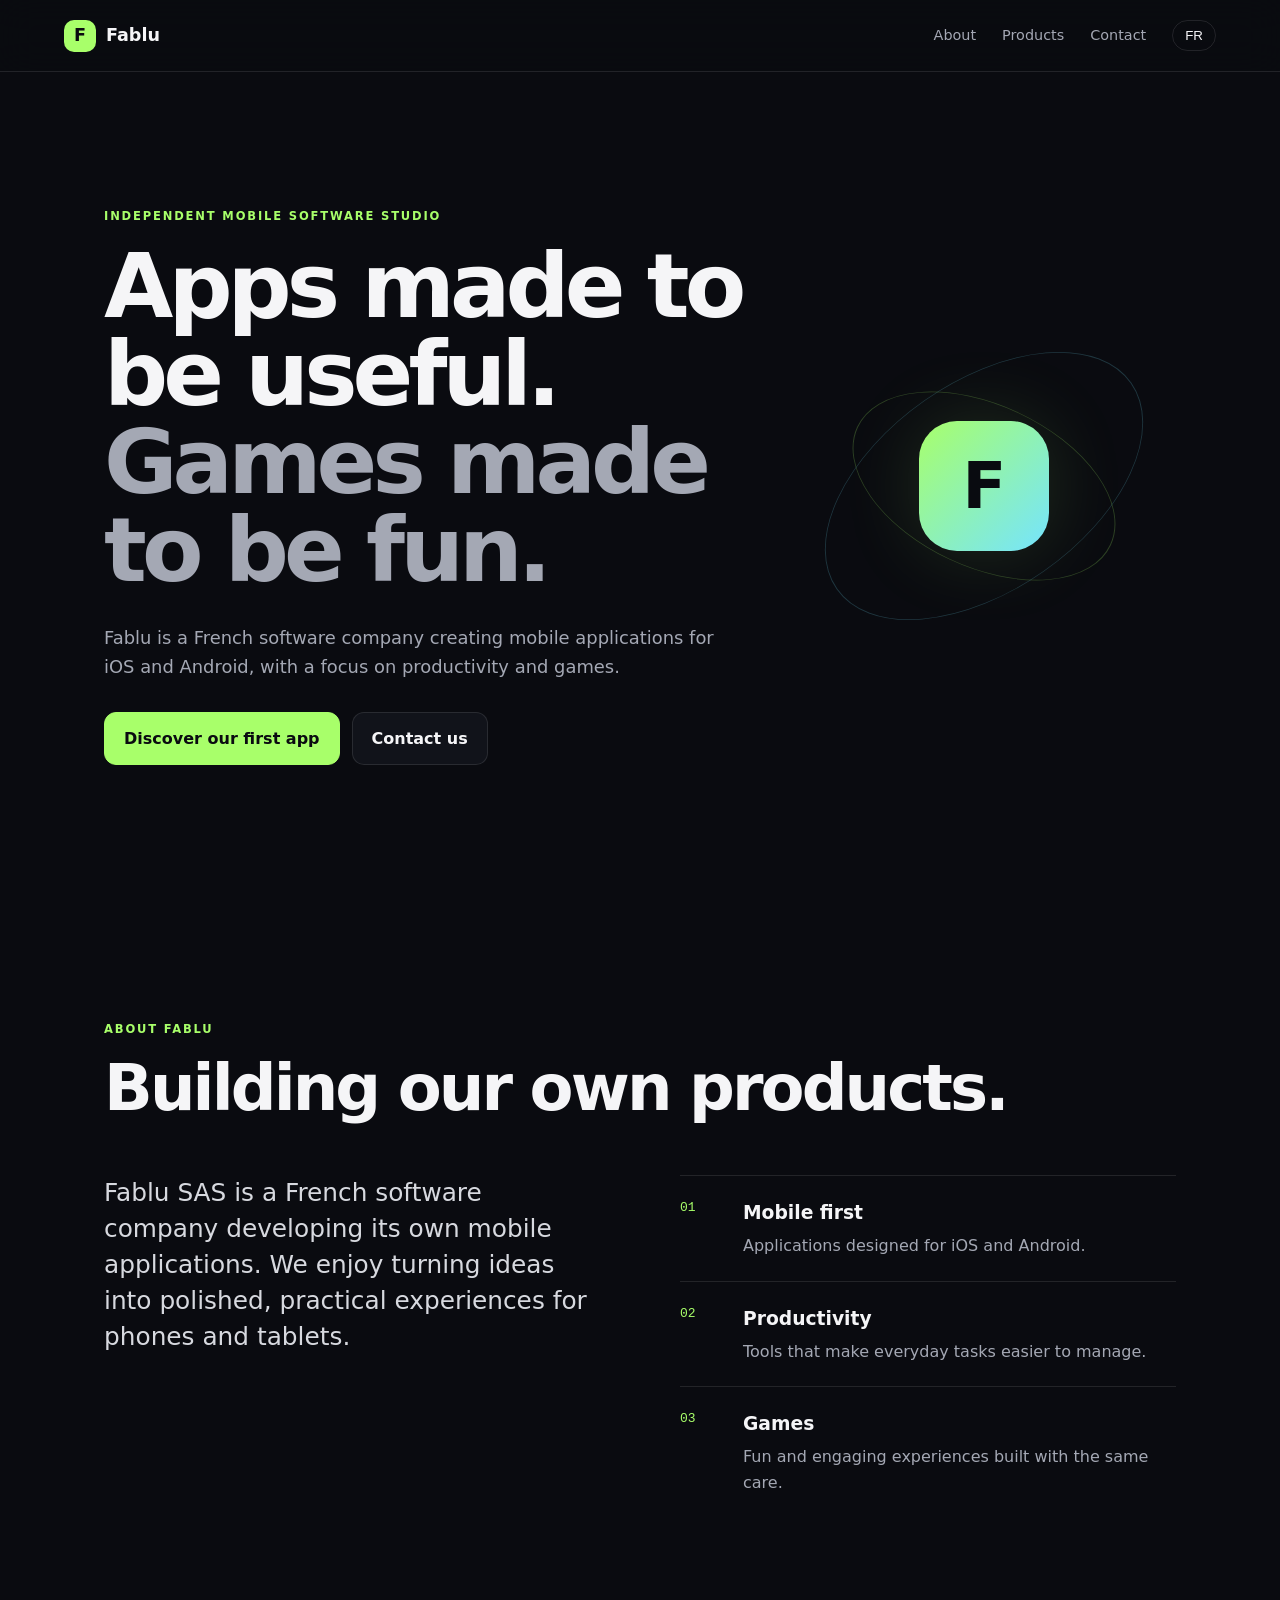
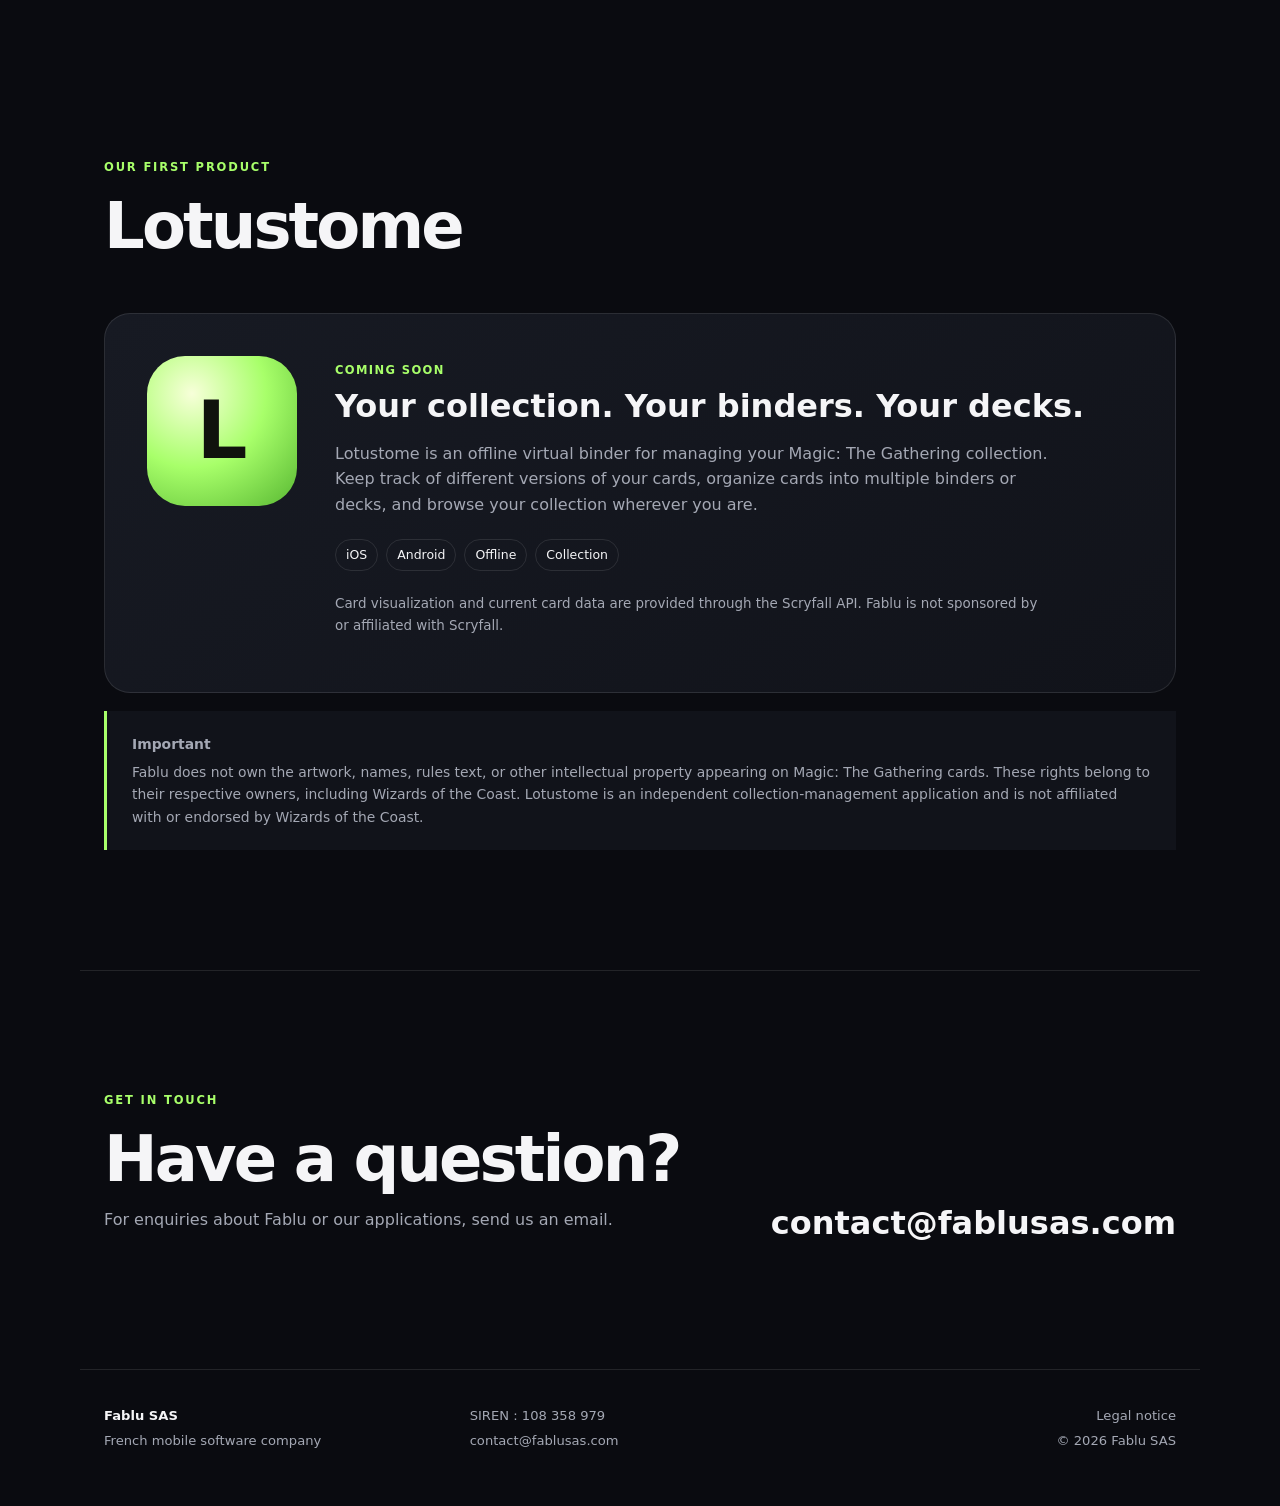
<file: index.html>
<!DOCTYPE html>
<html lang="en">
<head>
  <meta charset="UTF-8">
  <meta name="viewport" content="width=device-width, initial-scale=1.0">
  <meta name="description" content="Fablu SAS — Mobile applications for productivity and games.">
  <title>Fablu — Mobile applications</title>
  <link rel="stylesheet" href="style.css">
</head>
<body>
  <header class="site-header">
    <a class="brand" href="#home" aria-label="Fablu home">
      <span class="brand-mark">F</span>
      <span>Fablu</span>
    </a>
    <nav>
      <a href="#about" data-i18n="nav.about">About</a>
      <a href="#products" data-i18n="nav.products">Products</a>
      <a href="#contact" data-i18n="nav.contact">Contact</a>
      <button id="language-toggle" class="lang-button" type="button">FR</button>
    </nav>
  </header>

  <main>
    <section id="home" class="hero">
      <div class="hero-content">
        <p class="eyebrow" data-i18n="hero.eyebrow">Independent mobile software studio</p>
        <h1 data-i18n="hero.title">Apps made to be useful.<br><span>Games made to be fun.</span></h1>
        <p class="hero-text" data-i18n="hero.text">
          Fablu is a French software company creating mobile applications for iOS and Android,
          with a focus on productivity and games.
        </p>
        <div class="hero-actions">
          <a class="button primary" href="#products" data-i18n="hero.button">Discover our first app</a>
          <a class="button secondary" href="#contact" data-i18n="hero.contact">Contact us</a>
        </div>
      </div>
      <div class="hero-orbit" aria-hidden="true">
        <div class="orbit orbit-1"></div>
        <div class="orbit orbit-2"></div>
        <div class="orbit-core">F</div>
      </div>
    </section>

    <section id="about" class="section">
      <div class="section-heading">
        <p class="eyebrow" data-i18n="about.eyebrow">About Fablu</p>
        <h2 data-i18n="about.title">Building our own products.</h2>
      </div>
      <div class="about-grid">
        <p class="large-copy" data-i18n="about.copy">
          Fablu SAS is a French software company developing its own mobile applications.
          We enjoy turning ideas into polished, practical experiences for phones and tablets.
        </p>
        <div class="feature-list">
          <div class="feature">
            <span>01</span>
            <div>
              <h3 data-i18n="about.f1.title">Mobile first</h3>
              <p data-i18n="about.f1.text">Applications designed for iOS and Android.</p>
            </div>
          </div>
          <div class="feature">
            <span>02</span>
            <div>
              <h3 data-i18n="about.f2.title">Productivity</h3>
              <p data-i18n="about.f2.text">Tools that make everyday tasks easier to manage.</p>
            </div>
          </div>
          <div class="feature">
            <span>03</span>
            <div>
              <h3 data-i18n="about.f3.title">Games</h3>
              <p data-i18n="about.f3.text">Fun and engaging experiences built with the same care.</p>
            </div>
          </div>
        </div>
      </div>
    </section>

    <section id="products" class="section products-section">
      <div class="section-heading">
        <p class="eyebrow" data-i18n="products.eyebrow">Our first product</p>
        <h2>Lotustome</h2>
      </div>

      <article class="product-card">
        <div class="product-icon">L</div>
        <div class="product-content">
          <div class="product-status" data-i18n="products.status">Coming soon</div>
          <h3 data-i18n="products.title">Your collection. Your binders. Your decks.</h3>
          <p data-i18n="products.description">
            Lotustome is an offline virtual binder for managing your Magic: The Gathering collection.
            Keep track of different versions of your cards, organize cards into multiple binders or decks,
            and browse your collection wherever you are.
          </p>
          <div class="tags">
            <span>iOS</span><span>Android</span><span>Offline</span><span>Collection</span>
          </div>
          <p class="product-note" data-i18n="products.scryfall">
            Card visualization and current card data are provided through the Scryfall API.
            Fablu is not sponsored by or affiliated with Scryfall.
          </p>
        </div>
      </article>

      <div class="disclaimer">
        <strong data-i18n="products.disclaimer.title">Important</strong>
        <p data-i18n="products.disclaimer.text">
          Fablu does not own the artwork, names, rules text, or other intellectual property appearing
          on Magic: The Gathering cards. These rights belong to their respective owners, including Wizards of the Coast.
          Lotustome is an independent collection-management application and is not affiliated with or endorsed by Wizards of the Coast.
        </p>
      </div>
    </section>

    <section id="contact" class="section contact-section">
      <div>
        <p class="eyebrow" data-i18n="contact.eyebrow">Get in touch</p>
        <h2 data-i18n="contact.title">Have a question?</h2>
        <p data-i18n="contact.text">For enquiries about Fablu or our applications, send us an email.</p>
      </div>
      <a class="email-link" href="mailto:contact@fablusas.com">contact@fablusas.com</a>
    </section>
  </main>

  <footer>
    <div>
      <strong>Fablu SAS</strong>
      <span data-i18n="footer.description">French mobile software company</span>
    </div>
    <div>
      <span>SIREN : 108 358 979</span>
      <a href="mailto:contact@fablusas.com">contact@fablusas.com</a>
    </div>
    <div class="footer-legal">
      <a href="mentions-legales.html" data-i18n="footer.legal">Legal notice</a>
      <span>© <span id="year"></span> Fablu SAS</span>
    </div>
  </footer>

  <script src="script.js"></script>
</body>
</html>
</file>
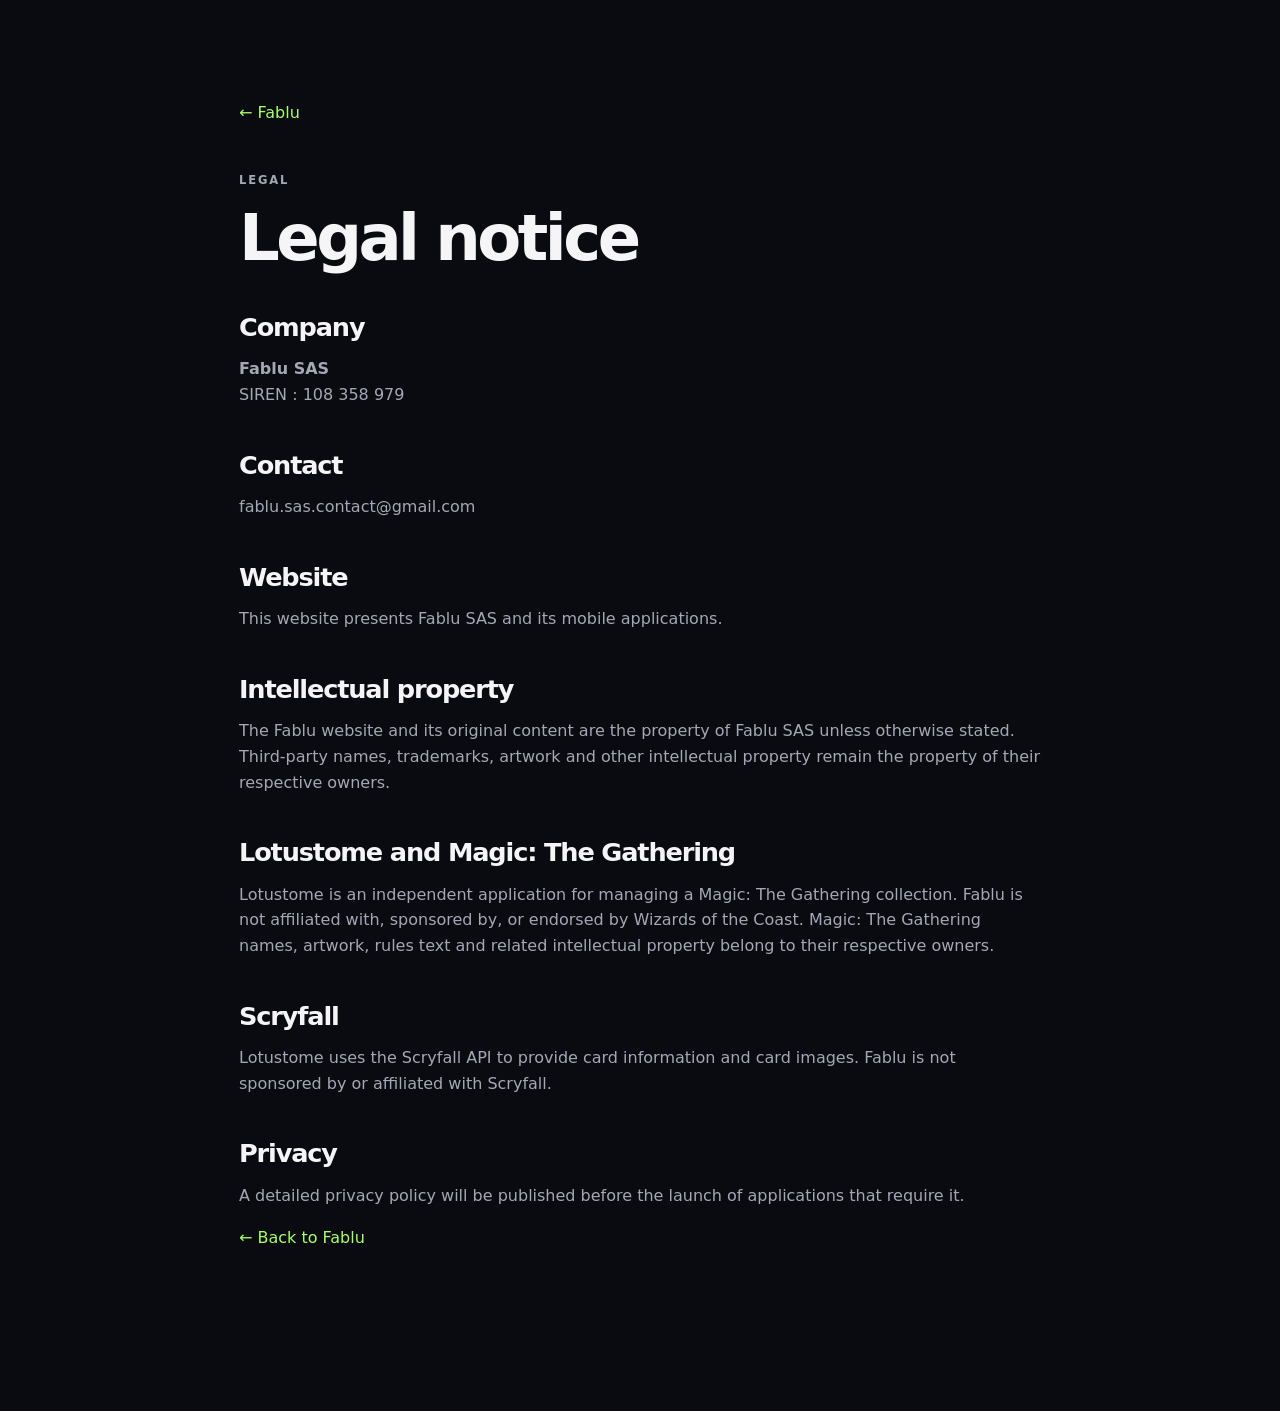
<file: mentions-legales.html>
<!DOCTYPE html>
<html lang="en">
<head>
  <meta charset="UTF-8">
  <meta name="viewport" content="width=device-width, initial-scale=1.0">
  <title>Fablu — Legal notice</title>
  <link rel="stylesheet" href="style.css">
</head>
<body>
  <main class="legal-page">
    <a class="back" href="index.html">← Fablu</a>
    <p class="eyebrow">Legal</p>
    <h1>Legal notice</h1>

    <h2>Company</h2>
    <p><strong>Fablu SAS</strong><br>SIREN : 108 358 979</p>

    <h2>Contact</h2>
    <p><a href="mailto:fablu.sas.contact@gmail.com">fablu.sas.contact@gmail.com</a></p>

    <h2>Website</h2>
    <p>This website presents Fablu SAS and its mobile applications.</p>

    <h2>Intellectual property</h2>
    <p>
      The Fablu website and its original content are the property of Fablu SAS unless otherwise stated.
      Third-party names, trademarks, artwork and other intellectual property remain the property of their respective owners.
    </p>

    <h2>Lotustome and Magic: The Gathering</h2>
    <p>
      Lotustome is an independent application for managing a Magic: The Gathering collection.
      Fablu is not affiliated with, sponsored by, or endorsed by Wizards of the Coast.
      Magic: The Gathering names, artwork, rules text and related intellectual property belong to their respective owners.
    </p>

    <h2>Scryfall</h2>
    <p>
      Lotustome uses the Scryfall API to provide card information and card images.
      Fablu is not sponsored by or affiliated with Scryfall.
    </p>

    <h2>Privacy</h2>
    <p>
      A detailed privacy policy will be published before the launch of applications that require it.
    </p>

    <p><a class="back" href="index.html">← Back to Fablu</a></p>
  </main>
</body>
</html>
</file>
<file: style.css>
:root {
  --bg: #0a0b10;
  --surface: #11131a;
  --surface-2: #171a23;
  --text: #f5f5f7;
  --muted: #a4a8b4;
  --line: rgba(255,255,255,.1);
  --accent: #a8ff6a;
  --accent-2: #75e4ff;
  --max: 1120px;
}
* { box-sizing: border-box; }
html { scroll-behavior: smooth; }
body {
  margin: 0;
  font-family: Inter, ui-sans-serif, system-ui, -apple-system, BlinkMacSystemFont, "Segoe UI", sans-serif;
  background: var(--bg);
  color: var(--text);
  line-height: 1.6;
}
a { color: inherit; text-decoration: none; }
.site-header {
  position: sticky; top: 0; z-index: 10;
  height: 72px; display: flex; align-items: center; justify-content: space-between;
  padding: 0 5vw; border-bottom: 1px solid var(--line);
  background: rgba(10,11,16,.82); backdrop-filter: blur(18px);
}
.brand { display: flex; align-items: center; gap: 10px; font-size: 1.1rem; font-weight: 800; }
.brand-mark {
  width: 32px; height: 32px; display: grid; place-items: center;
  border-radius: 10px; color: #0a0b10; background: var(--accent); font-weight: 900;
}
nav { display: flex; align-items: center; gap: 26px; font-size: .9rem; color: var(--muted); }
nav a:hover { color: var(--text); }
.lang-button {
  border: 1px solid var(--line); background: transparent; color: var(--text);
  border-radius: 999px; padding: 7px 12px; cursor: pointer;
}
.hero {
  min-height: calc(100vh - 72px); max-width: var(--max); margin: auto;
  padding: 90px 24px; display: grid; grid-template-columns: 1.25fr .75fr;
  align-items: center; gap: 50px;
}
.eyebrow {
  color: var(--accent); text-transform: uppercase; letter-spacing: .16em;
  font-size: .72rem; font-weight: 800; margin: 0 0 18px;
}
h1 { font-size: clamp(3rem, 7vw, 6.3rem); line-height: .98; letter-spacing: -.055em; margin: 0; }
h1 span { color: var(--muted); }
.hero-text { max-width: 640px; color: var(--muted); font-size: 1.12rem; margin: 30px 0; }
.hero-actions { display: flex; flex-wrap: wrap; gap: 12px; }
.button {
  display: inline-flex; align-items: center; justify-content: center;
  padding: 13px 19px; border-radius: 12px; font-weight: 750;
  border: 1px solid var(--line);
}
.button.primary { background: var(--accent); color: #0a0b10; border-color: var(--accent); }
.button.secondary { background: var(--surface); }
.hero-orbit { min-height: 430px; position: relative; display: grid; place-items: center; }
.orbit { position: absolute; border: 1px solid rgba(168,255,106,.22); border-radius: 50%; }
.orbit-1 { width: 280px; height: 280px; transform: rotate(25deg) scaleY(.58); }
.orbit-2 { width: 360px; height: 360px; transform: rotate(-35deg) scaleY(.58); border-color: rgba(117,228,255,.2); }
.orbit-core {
  width: 130px; height: 130px; display: grid; place-items: center;
  border-radius: 38px; background: linear-gradient(135deg, var(--accent), var(--accent-2));
  color: #090b10; font-size: 4rem; font-weight: 900;
  box-shadow: 0 0 80px rgba(168,255,106,.14);
}
.section { max-width: var(--max); margin: auto; padding: 120px 24px; }
.section-heading { margin-bottom: 55px; }
h2 { font-size: clamp(2.3rem, 5vw, 4.4rem); line-height: 1; letter-spacing: -.045em; margin: 0; }
.about-grid { display: grid; grid-template-columns: 1fr 1fr; gap: 80px; }
.large-copy { font-size: 1.55rem; line-height: 1.45; margin: 0; color: #d7d9df; }
.feature { display: grid; grid-template-columns: 45px 1fr; gap: 18px; padding: 22px 0; border-top: 1px solid var(--line); }
.feature > span { color: var(--accent); font-family: monospace; }
.feature h3 { margin: 0 0 5px; }
.feature p { margin: 0; color: var(--muted); }
.product-card {
  display: grid; grid-template-columns: 150px 1fr; gap: 38px;
  padding: 42px; border: 1px solid var(--line); border-radius: 26px;
  background: linear-gradient(145deg, var(--surface-2), var(--surface));
}
.product-icon {
  width: 150px; height: 150px; border-radius: 38px; display: grid; place-items: center;
  font-size: 5rem; font-weight: 900; color: #10120d;
  background: radial-gradient(circle at 30% 25%, #f7ffd9, var(--accent) 48%, #58b832);
}
.product-status {
  display: inline-block; color: var(--accent); font-size: .72rem; font-weight: 800;
  letter-spacing: .12em; text-transform: uppercase; margin-bottom: 10px;
}
.product-content h3 { font-size: 2rem; line-height: 1.1; margin: 0 0 16px; }
.product-content p { color: var(--muted); max-width: 720px; }
.tags { display: flex; flex-wrap: wrap; gap: 8px; margin: 22px 0; }
.tags span { border: 1px solid var(--line); padding: 5px 10px; border-radius: 999px; font-size: .78rem; }
.product-note { font-size: .84rem; }
.disclaimer {
  margin-top: 18px; padding: 22px 25px; border-left: 3px solid var(--accent);
  background: var(--surface); color: var(--muted); font-size: .87rem;
}
.disclaimer p { margin: 6px 0 0; }
.contact-section {
  display: flex; align-items: end; justify-content: space-between; gap: 40px;
  border-top: 1px solid var(--line);
}
.contact-section p:not(.eyebrow) { color: var(--muted); }
.email-link { font-size: clamp(1.2rem, 3vw, 2rem); font-weight: 700; }
.email-link:hover { color: var(--accent); }
footer {
  max-width: var(--max); margin: auto; padding: 35px 24px 55px;
  border-top: 1px solid var(--line); display: grid; grid-template-columns: 1fr 1fr 1fr;
  gap: 25px; color: var(--muted); font-size: .82rem;
}
footer div { display: flex; flex-direction: column; gap: 4px; }
footer strong { color: var(--text); }
footer a:hover { color: var(--text); }
.footer-legal { text-align: right; align-items: flex-end; }
.legal-page { max-width: 850px; margin: auto; padding: 100px 24px; }
.legal-page h1 { font-size: 4rem; margin-bottom: 40px; }
.legal-page h2 { font-size: 1.6rem; margin: 45px 0 12px; }
.legal-page p { color: var(--muted); }
.back { display: inline-block; margin-bottom: 45px; color: var(--accent); }

@media (max-width: 760px) {
  .site-header { padding: 0 20px; }
  nav a { display: none; }
  .hero { grid-template-columns: 1fr; padding-top: 70px; }
  .hero-orbit { min-height: 280px; order: -1; }
  .orbit-1 { width: 190px; height: 190px; }
  .orbit-2 { width: 250px; height: 250px; }
  .orbit-core { width: 95px; height: 95px; border-radius: 28px; font-size: 3rem; }
  .section { padding: 80px 20px; }
  .about-grid { grid-template-columns: 1fr; gap: 45px; }
  .product-card { grid-template-columns: 1fr; padding: 25px; }
  .product-icon { width: 100px; height: 100px; font-size: 3.3rem; border-radius: 27px; }
  .contact-section { flex-direction: column; align-items: flex-start; }
  footer { grid-template-columns: 1fr; }
  .footer-legal { text-align: left; align-items: flex-start; }
}
</file>
